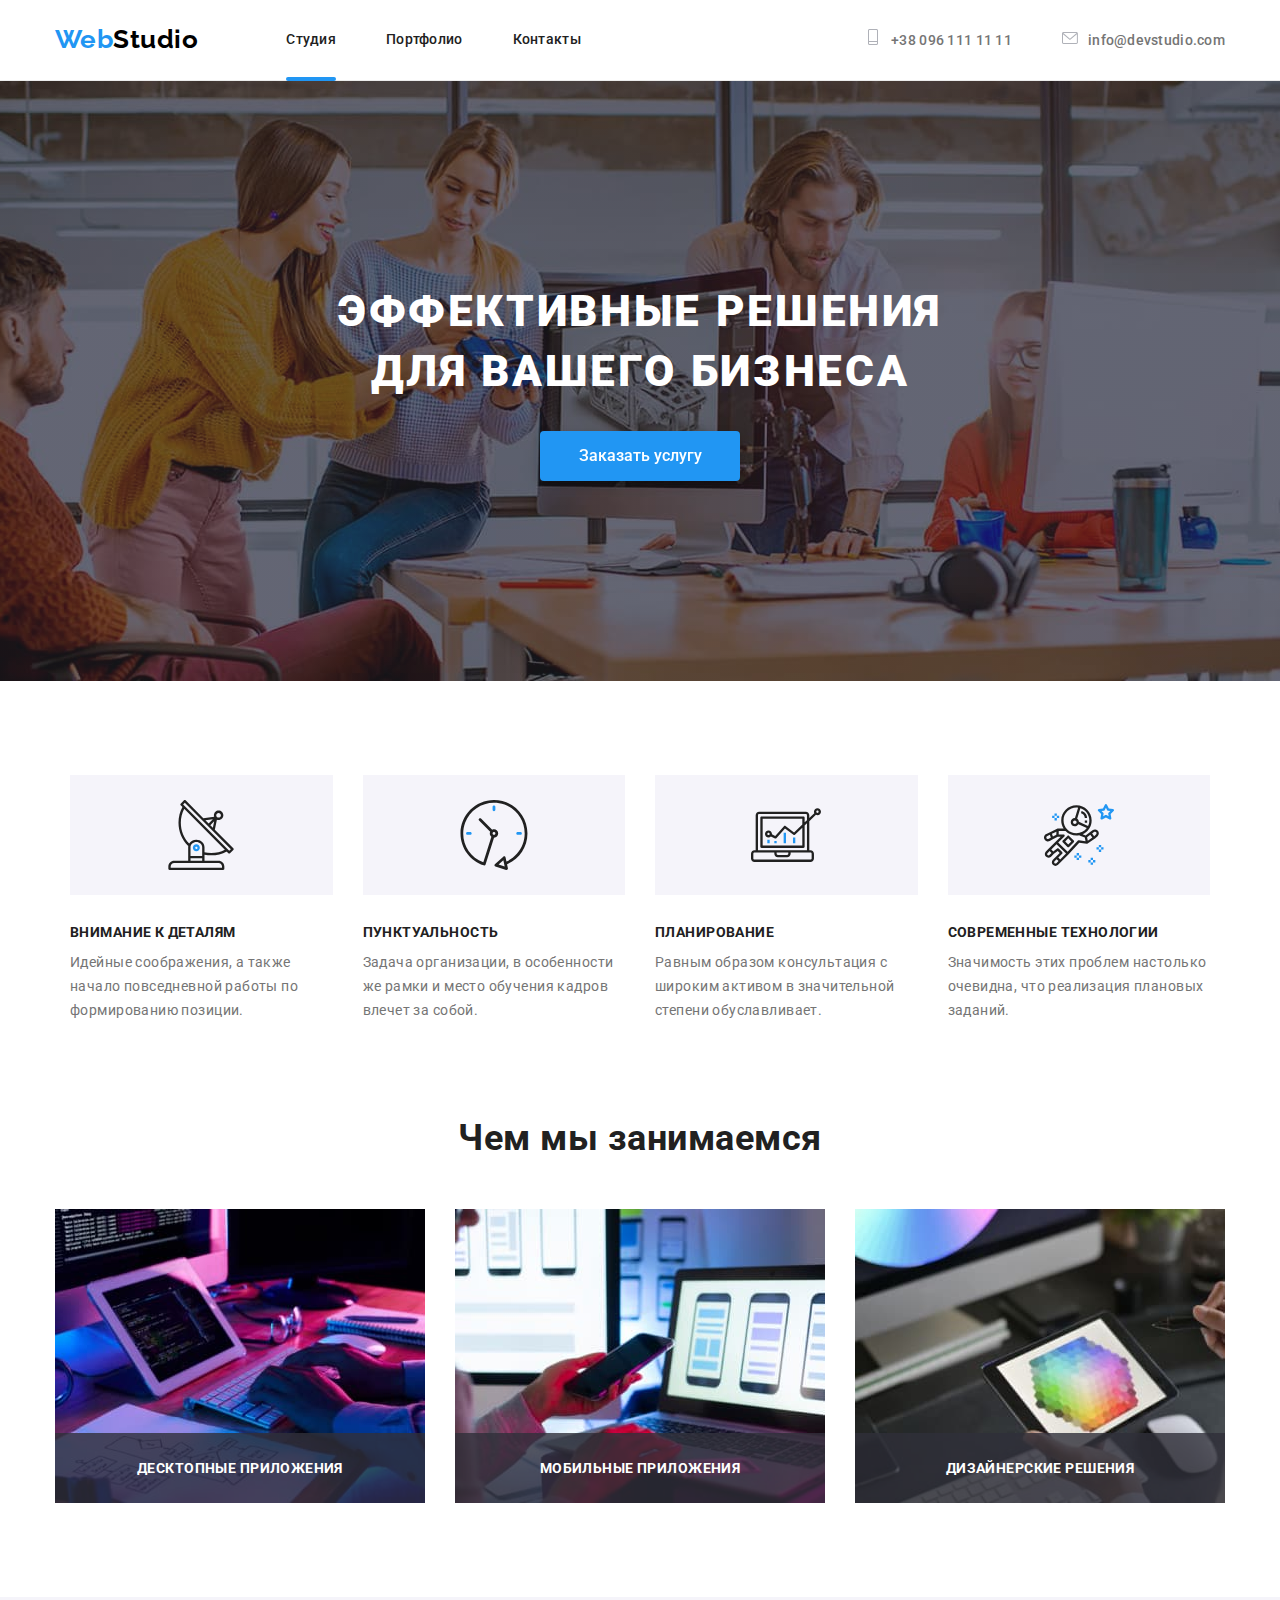
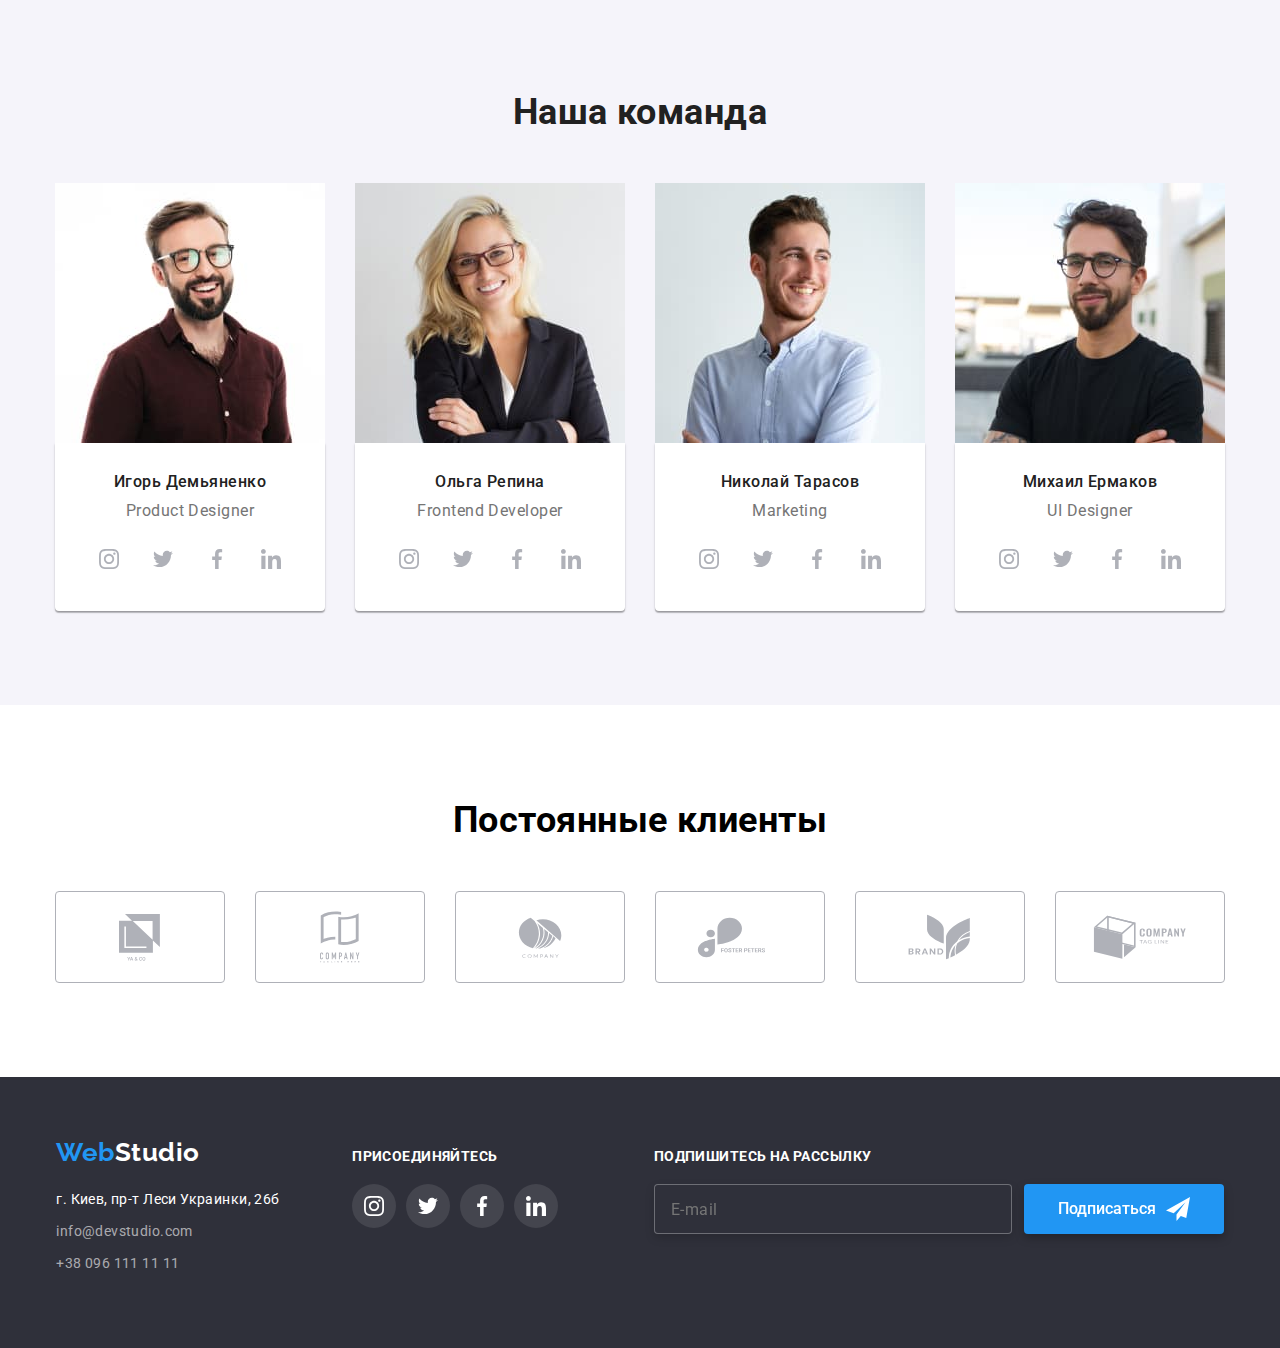
<file: index.html>
<!DOCTYPE html>
<html lang="ru">

<head>
    <meta charset="UTF-8" />
    <meta http-equiv="X-UA-Compatible" content="IE=edge" />
    <meta name="viewport" content="width=device-width, initial-scale=1.0" />

    <link rel="preconnect" href="https://fonts.googleapis.com">
    <link rel="preconnect" href="https://fonts.gstatic.com" crossorigin>
    <link
        href="https://fonts.googleapis.com/css2?family=Raleway:wght@700&family=Roboto:wght@400;500;700;900&display=swap"
        rel="stylesheet">
    <link rel="stylesheet" href="./css/main.min.css">
    <title>goit-markup-hw-08</title>
</head>

<body>
    <header class="header">
        <div class="container header__container">
            <nav class="header__nav">
                <a href="./index.html" class="logo">Web<span class="logo__header">Studio</span></a>
                <button type="button" class="menu-button" aria-expanded="true" aria-controls="menu-container"
                    data-menu-button>
                    <svg width="40" height="40" aria-label="Переключатель мобильного меню">
                        <use class="icon-cross" href="./images/icons.svg#icon-cross"></use>
                        <use class="icon-menu" href="./images/icons.svg#icon-menu"></use>
                    </svg>
                </button>

                <div class="menu-container" id="menu-container" data-menu>
                    <ul class="navigation list">
                        <li><a href="./index.html" class="link current">Студия</a></li>
                        <li><a href="./portfolio.html" class="link">Портфолио</a></li>
                        <li><a href="" class="link">Контакты</a></li>
                    </ul>

                    <div class="contacts-low">
                        <ul class="contacts list">
                            <li class="contacts__tel">
                                <a href="#tel:+380961111111" class="link-header__tel">
                                    <svg class="link-header-icon" width="10" height="16">
                                        <use href="images/icons.svg#icon-phone"></use>
                                    </svg>
                                    +38 096 111 11 11</a>
                            </li>
                            <li>
                                <a href="#mailto:info@devstudio.com" class="link-header">
                                    <svg class="link-header-icon" width="16" height="12">
                                        <use href="images/icons.svg#icon-letter"></use>
                                    </svg>
                                    info@devstudio.com</a>
                            </li>
                        </ul>
                        <ul class="menu-social list link">
                            <li class="menu-social__item"><a href="#" class="menu-social__link link ">Instagram</a></li>
                            <li class="menu-social__item"><a href="#" class="menu-social__link link ">Twitter</a></li>
                            <li class="menu-social__item"><a href="#" class="menu-social__link link ">Facebook</a></li>
                            <li class="menu-social__item"><a href="#" class="menu-social__link link ">LinkedIn</a></li>
                        </ul>
                    </div>
                </div>

            </nav>
        </div>
    </header>

    <main>

        <section class="hero">
            <div class="container hero__container">
                <h1 class="hero-title">Эффективные решения <br> для вашего бизнеса</h1>
                <button type="button" class="button-hero pointer" data-modal-open>Заказать
                    услугу</button>
            </div>
        </section>

        <section class="section features">
            <div class="container">
                <ul class="features-list list">
                    <li class="features-list__items">
                        <div class="features-list__icon">
                            <svg class="features-list__item" width="70" height="70">
                                <use href="images/icons.svg#icon-antenna"></use>
                            </svg>
                        </div>
                        <h3 class="features-list__title">Внимание к деталям</h3>
                        <p class="features-list__text">
                            Идейные соображения, а также начало повседневной работы по
                            формированию позиции.
                        </p>
                    </li>
                    <li class="features-list__items">
                        <div class="features-list__icon">
                            <svg class="features-list__item" width="70" height="70">
                                <use href="images/icons.svg#icon-clock"></use>
                            </svg>
                        </div>
                        <h3 class="features-list__title">Пунктуальность</h3>
                        <p class="features-list__text">
                            Задача организации, в особенности же рамки и место обучения кадров
                            влечет за собой.
                        </p>
                    </li>
                    <li class="features-list__items">
                        <div class="features-list__icon">
                            <svg class="features-list__item" width="70" height="70">
                                <use href="images/icons.svg#icon-diagram"></use>
                            </svg>
                        </div>
                        <h3 class="features-list__title">Планирование</h3>
                        <p class="features-list__text">
                            Равным образом консультация с широким активом в значительной
                            степени обуславливает.
                        </p>
                    </li>
                    <li class="features-list__items">
                        <div class="features-list__icon">
                            <svg class="features-list__item" width="70" height="70">
                                <use href="images/icons.svg#icon-astronaut"></use>
                            </svg>
                        </div>
                        <h3 class="features-list__title">Современные технологии</h3>
                        <p class="features-list__text">
                            Значимость этих проблем настолько очевидна, что реализация
                            плановых заданий.
                        </p>
                    </li>
                </ul>
            </div>
        </section>

        <section class="section work">
            <div class="container">
                <h2 class="work-title">Чем мы занимаемся</h2>
                <ul class="work-list list">
                    <li class="work-list__thumb">
                        <picture>
                            <source srcset="./images/index-images/what-we-do-l.jpg 1x, 
                          ./images/index-images/what-we-do-l@2x.jpg 2x" media="(min-width: 1200px)">
                            <img src="./images/index-images/what-we-do-l.jpg" alt="tablet" width="370" />
                        </picture>

                        <span class="work-list__text">Десктопные приложения</span>
                    </li>
                    <li class="work-list__thumb">
                        <picture>
                            <source srcset="./images/index-images/what-we-do-c.jpg 1x, 
                         ./images/index-images/what-we-do-c@2x.jpg 2x" media="(min-width: 1200px)">
                            <img src="./images/index-images/what-we-do-c.jpg" alt="tablet" width="370" />
                        </picture>

                        <span class="work-list__text">Мобильные приложения</span>
                    </li>
                    <li class="work-list__thumb">
                        <picture>
                            <source srcset="./images/index-images/what-we-do-r.jpg 1x, 
                                             ./images/index-images/what-we-do-r@2x.jpg 2x" media="(min-width: 1200px)">
                            <img src="./images/index-images/what-we-do-r.jpg" alt="tablet" width="370" />
                        </picture>
                        <span class="work-list__text">Дизайнерские решения</span>
                    </li>
                </ul>
            </div>
        </section>

        <section class="section team">
            <div class="container">
                <h2 class="team__title">Наша команда</h2>
                <ul class="team-list list">
                    <li class="team-list__item">
                        <picture>
                            <source srcset="./images/index-images/team1-desktop.jpg 1x, 
                                ./images/index-images/team1-desktop@2x.jpg 2x" media="(min-width: 1200px)">
                            <source srcset="./images/index-images/team1-tablet.jpg 1x, 
                                ./images/index-images/team1-tablet@2x.jpg 2x" media="(min-width: 786px)">
                            <source srcset="./images/index-images/team1-mobile.jpg 1x, 
                                ./images/index-images/team1-mobile@2x.jpg 2x" media="(min-width: 320px)">
                            <img src="./images/index-images/team1-desktop.jpg" alt="Игорь Демьяненко" />
                        </picture>
                        <div class="team__card">
                            <h3 class="team__name">Игорь Демьяненко</h3>
                            <p class="team__profession">Product Designer</p>
                            <ul class="team__social list">
                                <li class="team__item">
                                    <a class="team__link" href="">
                                        <svg class="team__social-icon" width="20" height="20">
                                            <use href="./images/icons.svg#icon-instagram"></use>
                                        </svg>
                                    </a>
                                </li>
                                <li class="team__item">
                                    <a class="team__link" href="">
                                        <svg class="team__social-icon" width="20" height="20">
                                            <use href="./images/icons.svg#icon-twitter"></use>
                                        </svg>
                                    </a>
                                </li>
                                <li class="team__item">
                                    <a class="team__link" href="">
                                        <svg class="team__social-icon" width="20" height="20">
                                            <use href="./images/icons.svg#icon-facebook"></use>
                                        </svg>
                                    </a>
                                </li>
                                <li class="team__item">
                                    <a class="team__link" href="">
                                        <svg class="team__social-icon" width="20" height="20">
                                            <use href="./images/icons.svg#icon-linkedin"></use>
                                        </svg>
                                    </a>
                                </li>
                            </ul>
                        </div>
                    </li>
                    <li class="team-list__item">
                        <picture>
                            <source srcset="./images/index-images/team2-desktop.jpg 1x, 
                                                        ./images/index-images/team2-desktop@2x.jpg 2x"
                                media="(min-width: 1200px)">
                            <source srcset="./images/index-images/team2-tablet.jpg 1x, 
                                                        ./images/index-images/team2-tablet@2x.jpg 2x"
                                media="(min-width: 786px)">
                            <source srcset="./images/index-images/team2-mobile.jpg 1x, 
                                                        ./images/index-images/team2-mobile@2x.jpg 2x"
                                media="(min-width: 320px)">
                            <img src="./images/index-images/team2-desktop.jpg" alt="Ольга Репина" />
                        </picture>

                        <div class="team__card">
                            <h3 class="team__name">Ольга Репина</h3>
                            <p class="team__profession">Frontend Developer</p>
                            <ul class="team__social list">
                                <li class="team__item">
                                    <a class="team__link" href="">
                                        <svg class="team__social-icon" width="20" height="20">
                                            <use href="./images/icons.svg#icon-instagram"></use>
                                        </svg>
                                    </a>
                                </li>
                                <li class="team__item">
                                    <a class="team__link" href="">
                                        <svg class="team__social-icon" width="20" height="20">
                                            <use href="./images/icons.svg#icon-twitter"></use>
                                        </svg>
                                    </a>
                                </li>
                                <li class="team__item">
                                    <a class="team__link" href="">
                                        <svg class="team__social-icon" width="20" height="20">
                                            <use href="./images/icons.svg#icon-facebook"></use>
                                        </svg>
                                    </a>
                                </li>
                                <li class="team__item">
                                    <a class="team__link" href="">
                                        <svg class="team__social-icon" width="20" height="20">
                                            <use href="./images/icons.svg#icon-linkedin"></use>
                                        </svg>
                                    </a>
                                </li>
                            </ul>
                        </div>
                    </li>
                    <li class="team-list__item">
                        <picture>
                            <source
                                srcset="./images/index-images/team3-desktop.jpg 1x, 
                                                                                ./images/index-images/team3-desktop@2x.jpg 2x"
                                media="(min-width: 1200px)">
                            <source
                                srcset="./images/index-images/team3-tablet.jpg 1x, 
                                                                                ./images/index-images/team3-tablet@2x.jpg 2x"
                                media="(min-width: 786px)">
                            <source
                                srcset="./images/index-images/team3-mobile.jpg 1x, 
                                                                                ./images/index-images/team3-mobile@2x.jpg 2x"
                                media="(min-width: 320px)">
                            <img src="./images/index-images/team3-desktop.jpg" alt="Николай Тарасов" />
                        </picture>

                        <div class="team__card">
                            <h3 class="team__name">Николай Тарасов</h3>
                            <p class="team__profession">Marketing</p>
                            <ul class="team__social list">
                                <li class="team__item">
                                    <a class="team__link" href="">
                                        <svg class="team__social-icon" width="20" height="20">
                                            <use href="./images/icons.svg#icon-instagram"></use>
                                        </svg>
                                    </a>
                                </li>
                                <li class="team__item">
                                    <a class="team__link" href="">
                                        <svg class="team__social-icon" width="20" height="20">
                                            <use href="./images/icons.svg#icon-twitter"></use>
                                        </svg>
                                    </a>
                                </li>
                                <li class="team__item">
                                    <a class="team__link" href="">
                                        <svg class="team__social-icon" width="20" height="20">
                                            <use href="./images/icons.svg#icon-facebook"></use>
                                        </svg>
                                    </a>
                                </li>
                                <li class="team__item">
                                    <a class="team__link" href="">
                                        <svg class="team__social-icon" width="20" height="20">
                                            <use href="./images/icons.svg#icon-linkedin"></use>
                                        </svg>
                                    </a>
                                </li>
                            </ul>
                        </div>
                    </li>
                    <li class="team-list__item">
                        <picture>
                            <source srcset="./images/index-images/team4-desktop.jpg 1x, 
                                ./images/index-images/team4-desktop@2x.jpg 2x" media="(min-width: 1200px)">
                            <source srcset="./images/index-images/team4-tablet.jpg 1x, 
                            ./images/index-images/team4-tablet@2x.jpg 2x" media="(min-width: 786px)">
                            <source srcset="./images/index-images/team4-mobile.jpg 1x, 
                               ./images/index-images/team4-mobile@2x.jpg 2x" media="(min-width: 320px)">
                            <img src="./images/index-images/team4-desktop.jpg" alt="Михаил Ермаков" />
                        </picture>

                        <div class="team__card">
                            <h3 class="team__name">Михаил Ермаков</h3>
                            <p class="team__profession">UI Designer</p>
                            <ul class="team__social list">
                                <li class="team__item">
                                    <a class="team__link" href="">
                                        <svg class="team__social-icon" width="20" height="20">
                                            <use href="./images/icons.svg#icon-instagram"></use>
                                        </svg>
                                    </a>
                                </li>
                                <li class="team__item">
                                    <a class="team__link" href="">
                                        <svg class="team__social-icon" width="20" height="20">
                                            <use href="./images/icons.svg#icon-twitter"></use>
                                        </svg>
                                    </a>
                                </li>
                                <li class="team__item">
                                    <a class="team__link" href="">
                                        <svg class="team__social-icon" width="20" height="20">
                                            <use href="./images/icons.svg#icon-facebook"></use>
                                        </svg>
                                    </a>
                                </li>
                                <li class="team__item">
                                    <a class="team__link" href="">
                                        <svg class="team__social-icon" width="20" height="20">
                                            <use href="./images/icons.svg#icon-linkedin"></use>
                                        </svg>
                                    </a>
                                </li>
                            </ul>
                        </div>
                    </li>
                </ul>
            </div>
        </section>

        <section class="section clients">
            <div class="container">
                <h2 class="clients__title">Постоянные клиенты</h2>
                <ul class="clients__list list">
                    <li class="client__item">
                        <a class="clients__link link" href="">
                            <svg class="client__icon" width="41" height="47">
                                <use href="images/icons.svg#icon-client1"></use>
                            </svg>
                        </a>
                    </li>
                    <li class="client__item">
                        <a class="clients__link link" href="">
                            <svg class="client__icon" width="40" height="52">
                                <use href="images/icons.svg#icon-client2"></use>
                            </svg>
                        </a>
                    </li>
                    <li class="client__item">
                        <a class="clients__link link" href="">
                            <svg class="client__icon" width="44" height="41">
                                <use href="images/icons.svg#icon-client3"></use>
                            </svg>
                        </a>
                    </li>
                    <li class="client__item">
                        <a class="clients__link link" href="">
                            <svg class="client__icon" width="85" height="41">
                                <use href="images/icons.svg#icon-client4"></use>
                            </svg>
                        </a>
                    </li>
                    <li class="client__item">
                        <a class="clients__link link" href="">
                            <svg class="client__icon" width="63" height="46">
                                <use href="images/icons.svg#icon-client5"></use>
                            </svg>
                        </a>
                    </li>
                    <li class="client__item">
                        <a class="clients__link link" href="">
                            <svg class="client__icon" width="94" height="44">
                                <use href="images/icons.svg#icon-client6"></use>
                            </svg>
                        </a>
                    </li>
                </ul>
            </div>
        </section>

    </main>

    <footer class="footer">
        <div class="container wrapper-footer">
            <div class="wrapper-footer__address">
                <div class="wrapper-logo-footer">
                    <a href="./index.html" class="logo-footer">Web<span class="logo__footer">Studio</span></a>
                </div>
                <address class="footer-address">
                    <ul class="footer-address-list">
                        <li><a href="https://goo.gl/maps/UP2rwTEnsWjCz4bLA" target="_blank"
                                class="link-footer-address">г.
                                Киев,
                                пр-т Леси
                                Украинки, 26б</a></li>
                        <li><a href="#mailto:info@devstudio.com"
                                class="address-mail-tel link-footer">info@devstudio.com</a>
                        </li>
                        <li><a href="#tel:+380961111111" class="address-mail-tel link-footer">+38 096 111 11 11</a></li>
                    </ul>
                </address>
            </div>
            <div class="footer__links">
                <h3 class="footer__title">присоединяйтесь</h3>
                <ul class="footer-social list">
                    <li class="footer__item">
                        <a class="footer__link" href="">
                            <svg class="footer__icon" width="20" height="20">
                                <use href="./images/icons.svg#icon-instagram"></use>
                            </svg>
                        </a>
                    </li>
                    <li class="footer__item">
                        <a class="footer__link" href="">
                            <svg class="footer__icon" width="20" height="20">
                                <use href="./images/icons.svg#icon-twitter"></use>
                            </svg>
                        </a>
                    </li>
                    <li class="footer__item">
                        <a class="footer__link" href="">
                            <svg class="footer__icon" width="20" height="20">
                                <use href="./images/icons.svg#icon-facebook"></use>
                            </svg>
                        </a>
                    </li>
                    <li class="footer__item">
                        <a class="footer__link" href="">
                            <svg class="footer__icon" width="20" height="20">
                                <use href="./images/icons.svg#icon-linkedin"></use>
                            </svg>
                        </a>
                    </li>
                </ul>
            </div>
            <div class="footer-input">
                <h3 class="footer__title">Подпишитесь на рассылку</h3>
                <form action="#" class="footer-form">
                    <div class="form-field-input">

                        <input type="text" name="footer-input-email" class="footer__area" placeholder="E-mail" required
                            minlength="2">
                        <div class="footer__field">
                            <button type="submit" class="footer__btn pointer">Подписаться
                                <svg class="footer-icon" width="24" height="24">
                                    <use href="images/icons.svg#icon-send"></use>
                                </svg>
                            </button>

                        </div>
                    </div>
                </form>
            </div>
        </div>
    </footer>

    <div class="backdrop is-hidden" data-modal>
        <div class="modal">
            <div class="modal-items">
                <button type="button" class="btn-modal-close-black pointer" data-modal-close>
                    <svg class="modal-close-black" width="18" height="18">
                        <use href="images/icons.svg#icon-modal-close-black"></use>
                    </svg>
                </button>

                <p class="modal-title">Оставьте свои данные, мы вам перезвоним</p>

                <p class="modal-title"></p>
                <form action="#" class="modal-form">
                    <div class="form-field">
                        <label for="user-name" class="form-label">Имя</label>
                        <input type="text" name="user-name" id="user-name" class="modal-input" placeholder="" required
                            minlength="2">
                        <svg class="input-icon" width="18" height="18">
                            <use href="images/icons.svg#icon-person"></use>
                        </svg>
                    </div>
                    <div class="form-field">
                        <label for="user-tel" class="form-label">Телефон</label>
                        <input type="tel" name="user-tel" id="user-tel" class="modal-input" placeholder="" required
                            pattern="">
                        <svg class="input-icon" width="18" height="18">
                            <use href="images/icons.svg#icon-phone-old"></use>
                        </svg>
                    </div>
                    <div class="form-field">
                        <label for="user-email" class="form-label">Почта</label>
                        <input type="email" name="user-email" id="user-email" class="modal-input" placeholder="">
                        <svg class="input-icon" width="18" height="18">
                            <use href="images/icons.svg#icon-email"></use>
                        </svg>
                    </div>
                    <div class="form-field">
                        <label for="user-text" class="form-label">Комментарий</label>
                        <textarea name="user-text" id="user-text" cols="30" rows="10" placeholder="Введите текст"
                            class="modal-textarea"></textarea>
                    </div>
                    <div class="policy">
                        <input type="checkbox" name="input-check" id="input-check" class="policy-check visually-hidden">
                        <label for="input-check" class="policy-text">
                            <span>
                                <svg class="policy-icon" width="16" height="15">
                                    <use href="images/icons.svg#icon-check"></use>
                                </svg>
                            </span>
                            Соглашаюсь с рассылкой и принимаю &nbsp; <a href="" class="policy-link">Условия договора</a>
                        </label>
                    </div>
                    <button type="submit" class="button-hero-modal pointer">Отправить</button>
                </form>
            </div>
        </div>
    </div>

    <script src="./modal.js"></script>
    <script src="./mobile-menu.js"></script>
</body>

</html>
</file>
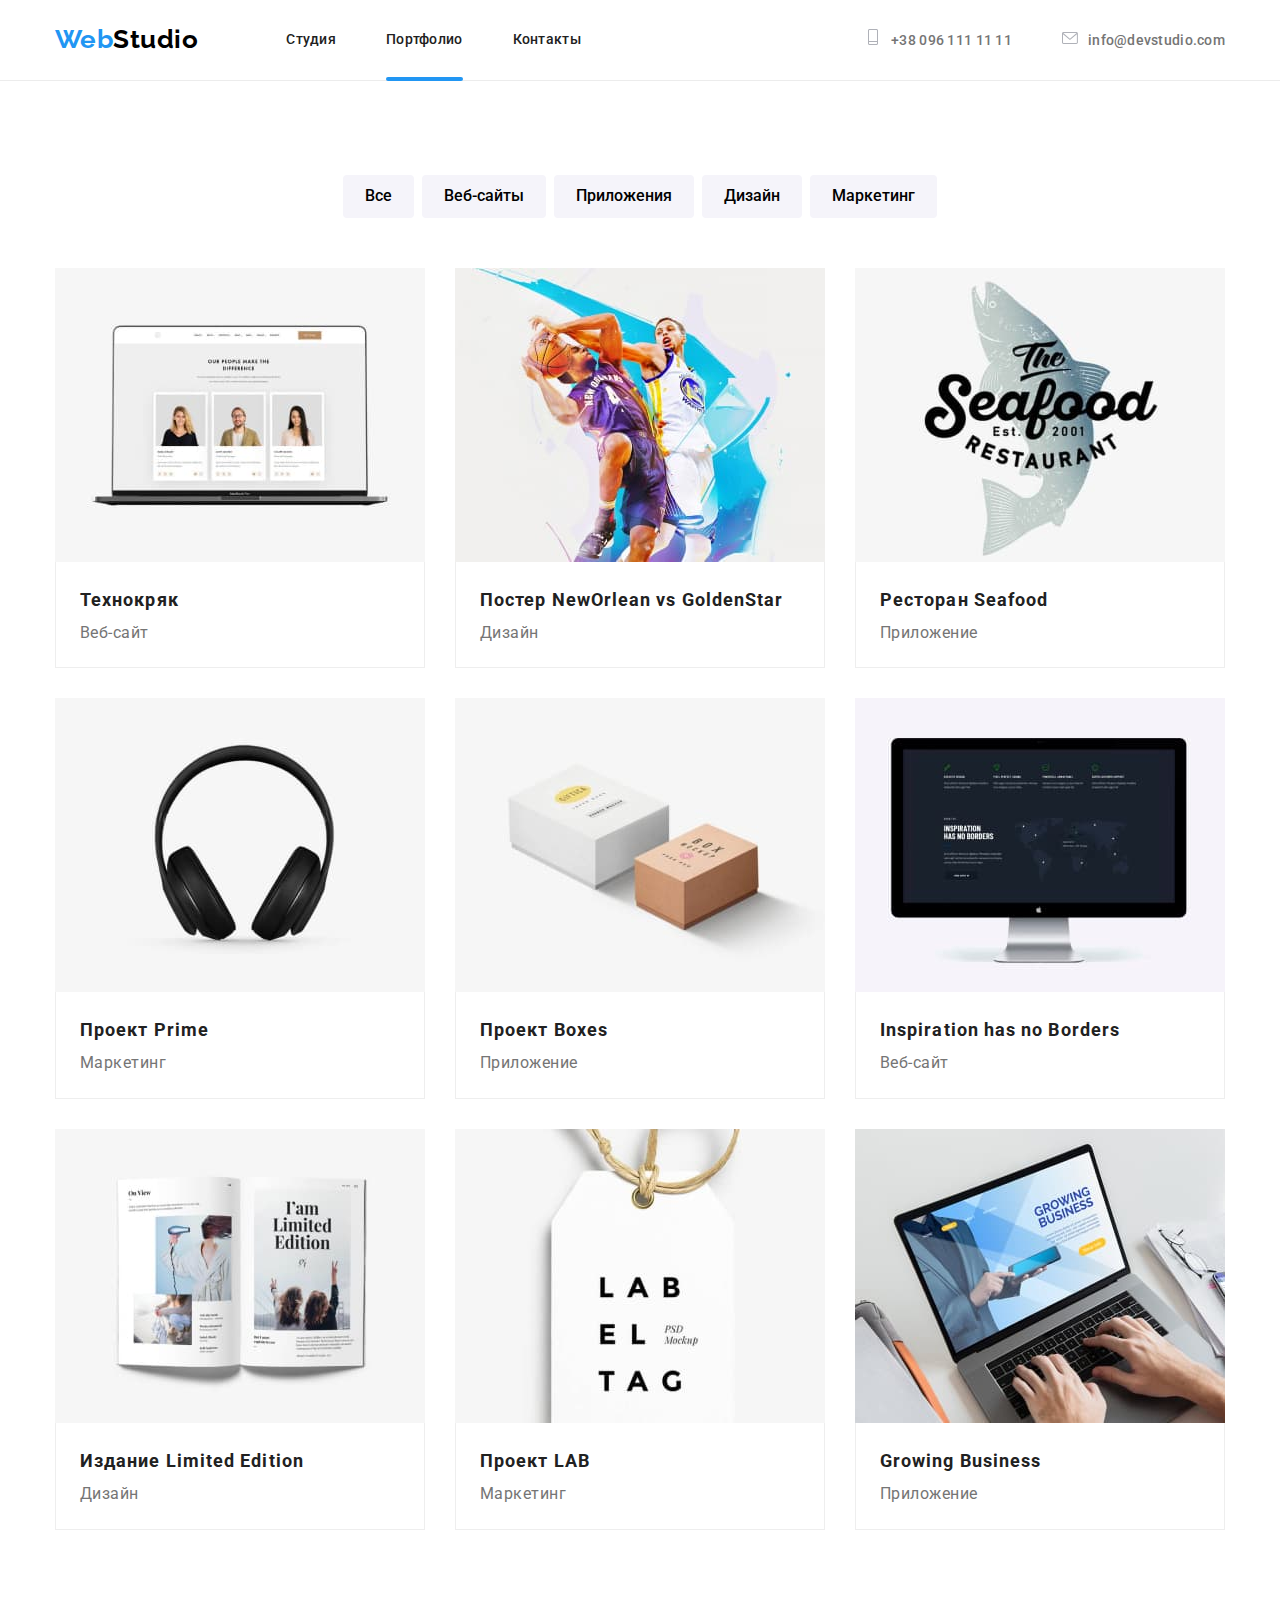
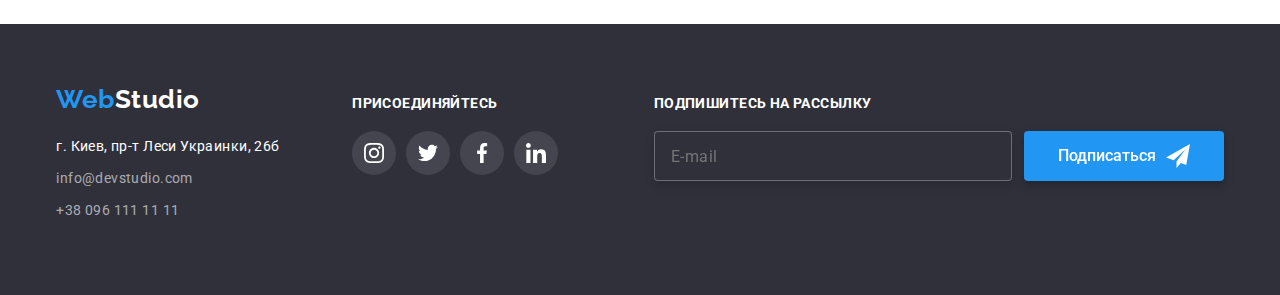
<file: portfolio.html>
<!DOCTYPE html>
<html lang="ru">

<head>
    <meta charset="UTF-8">
    <meta http-equiv="X-UA-Compatible" content="IE=edge">
    <meta name="viewport" content="width=device-width, initial-scale=1.0">

    <link rel="preconnect" href="https://fonts.googleapis.com">
    <link rel="preconnect" href="https://fonts.gstatic.com" crossorigin>
    <link
        href="https://fonts.googleapis.com/css2?family=Raleway:wght@700&family=Roboto:wght@400;500;700;900&display=swap"
        rel="stylesheet">
    <link rel="stylesheet" href="./css/main.min.css">
    <title>Portfolio</title>
</head>

    <header class="header">
        <div class="container header__container">
            <nav class="header__nav">
                <a href="./index.html" class="logo">Web<span class="logo__header">Studio</span></a>
                <button type="button" class="menu-button" aria-expanded="true" aria-controls="menu-container"
                    data-menu-button>
                    <svg width="40" height="40" aria-label="Переключатель мобильного меню">
                        <use class="icon-cross" href="./images/icons.svg#icon-cross"></use>
                        <use class="icon-menu" href="./images/icons.svg#icon-menu"></use>
                    </svg>
                </button>

                <div class="menu-container" id="menu-container" data-menu>
                    <ul class="navigation list">
                        <li><a href="./index.html" class="link ">Студия</a></li>
                        <li><a href="./portfolio.html" class="link current">Портфолио</a></li>
                        <li><a href="" class="link">Контакты</a></li>
                    </ul>

                    <div class="contacts-low">
                        <ul class="contacts list">
                            <li class="contacts__tel">
                                <a href="#tel:+380961111111" class="link-header__tel">
                                    <svg class="link-header-icon" width="10" height="16">
                                        <use href="images/icons.svg#icon-phone"></use>
                                    </svg>
                                    +38 096 111 11 11</a>
                            </li>
                            <li>
                                <a href="#mailto:info@devstudio.com" class="link-header">
                                    <svg class="link-header-icon" width="16" height="12">
                                        <use href="images/icons.svg#icon-letter"></use>
                                    </svg>
                                    info@devstudio.com</a>
                            </li>
                        </ul>
                        <ul class="menu-social list link">
                            <li class="menu-social__item"><a href="#" class="menu-social__link link ">Instagram</a></li>
                            <li class="menu-social__item"><a href="#" class="menu-social__link link ">Twitter</a></li>
                            <li class="menu-social__item"><a href="#" class="menu-social__link link ">Facebook</a></li>
                            <li class="menu-social__item"><a href="#" class="menu-social__link link ">LinkedIn</a></li>
                        </ul>
                    </div>
                </div>

            </nav>
        </div>
    </header>

    <main>
        <section class="section">
            <div class="container">
                <h1 class="visually-hidden">Portfolio</h1>
                <ul class="portfolio-buttons list">
                    <li class="portfolio-button_item"><button class="portfolio-button pointer"
                            type="button">Все</button></li>
                    <li class="portfolio-button_item"><button class="portfolio-button pointer"
                            type="button">Веб-сайты</button></li>
                    <li class="portfolio-button_item"><button class="portfolio-button pointer"
                            type="button">Приложения</button></li>
                    <li class="portfolio-button_item"><button class="portfolio-button pointer"
                            type="button">Дизайн</button></li>
                    <li class="portfolio-button_item"><button class="portfolio-button pointer"
                            type="button">Маркетинг</button></li>
                </ul>

                <ul class="gallery list">
                    <li class="gallery-item">
                        <div class="gallery-thumb">
                            <picture>
                                <source srcset="./images/portfolio-images/project1-desktop.jpg 1x, 
                                   ./images/portfolio-images/project1-desktop@2x.jpg 2x" media="(min-width: 1200px)">
                                <source srcset="./images/portfolio-images/project1-tablet.jpg 1x, 
                            ./images/portfolio-images/project1-tablet@2x.jpg 2x" media="(min-width: 786px)">
                                <source srcset="./images/portfolio-images/project1-mobile.jpg 1x, 
                               ./images/portfolio-images/project1-mobile@2x.jpg 2x" media="(min-width: 320px)">
                                <img src="./images/portfolio-images/project1-desktop.jpg" alt="img-notebook-team">
                            </picture>

                            <p class="gallery-thumb-text">
                                Технокряк это современная площадка распространения коронавируса. Компании используют эту
                                платформу для цифрового
                                шпионажа и атак на защищённые сервера конкурентов.
                            </p>
                        </div>
                        <div class="gallery-item-description">
                            <h3 class="gallery-title">Технокряк</h3>
                            <p class="gallery-text">Веб-сайт</p>
                        </div>

                    </li>

                    <li class="gallery-item">
                        <div class="gallery-thumb">
                            <picture>
                                <source srcset="./images/portfolio-images/project2-desktop.jpg 1x, 
                                                               ./images/portfolio-images/project2-desktop@2x.jpg 2x"
                                    media="(min-width: 1200px)">
                                <source srcset="./images/portfolio-images/project2-tablet.jpg 1x, 
                                                        ./images/portfolio-images/project2-tablet@2x.jpg 2x"
                                    media="(min-width: 786px)">
                                <source srcset="./images/portfolio-images/project2-mobile.jpg 1x, 
                                                           ./images/portfolio-images/project2-mobile@2x.jpg 2x"
                                    media="(min-width: 320px)">
                                <img src="./images/portfolio-images/project2-desktop.jpg" alt="img-notebook-team">
                            </picture>

                            <p class="gallery-thumb-text">
                                Технокряк это современная площадка распространения коронавируса. Компании используют эту
                                платформу для цифрового
                                шпионажа и атак на защищённые сервера конкурентов.
                            </p>
                        </div>
                        <div class="gallery-item-description">
                            <h3 class="gallery-title">Постер NewOrlean vs GoldenStar</h3>
                            <p class="gallery-text">Дизайн</p>
                        </div>
                    </li>
                    <li class="gallery-item">
                        <div class="gallery-thumb">
                            <picture>
                                <source srcset="./images/portfolio-images/project3-desktop.jpg 1x, 
                                  ./images/portfolio-images/project3-desktop@2x.jpg 2x" media="(min-width: 1200px)">
                                <source srcset="./images/portfolio-images/project3-tablet.jpg 1x, 
                                 ./images/portfolio-images/project3-tablet@2x.jpg 2x" media="(min-width: 786px)">
                                <source srcset="./images/portfolio-images/project3-mobile.jpg 1x, 
                                ./images/portfolio-images/project3-mobile@2x.jpg 2x" media="(min-width: 320px)">
                                <img src="./images/portfolio-images/project3-desktop.jpg" alt="img-notebook-team">
                            </picture>

                            <p class="gallery-thumb-text">
                                Технокряк это современная площадка распространения коронавируса. Компании используют эту
                                платформу для цифрового
                                шпионажа и атак на защищённые сервера конкурентов.
                            </p>
                        </div>
                        <div class="gallery-item-description">
                            <h3 class="gallery-title">Ресторан Seafood</h3>
                            <p class="gallery-text">Приложение</p>
                        </div>
                    </li>
                    <li class="gallery-item">
                        <div class="gallery-thumb">
                            <picture>
                                <source srcset="./images/portfolio-images/project4-desktop.jpg 1x, 
                                                              ./images/portfolio-images/project4-desktop@2x.jpg 2x"
                                    media="(min-width: 1200px)">
                                <source srcset="./images/portfolio-images/project4-tablet.jpg 1x, 
                                                             ./images/portfolio-images/project4-tablet@2x.jpg 2x"
                                    media="(min-width: 786px)">
                                <source srcset="./images/portfolio-images/project4-mobile.jpg 1x, 
                                                            ./images/portfolio-images/project4-mobile@2x.jpg 2x"
                                    media="(min-width: 320px)">
                                <img src="./images/portfolio-images/project4-desktop.jpg" alt="img-notebook-team">
                            </picture>
                            <p class="gallery-thumb-text">
                                Технокряк это современная площадка распространения коронавируса. Компании используют эту
                                платформу для цифрового
                                шпионажа и атак на защищённые сервера конкурентов.
                            </p>
                        </div>
                        <div class="gallery-item-description">
                            <h3 class="gallery-title">Проект Prime</h3>
                            <p class="gallery-text">Маркетинг</p>
                        </div>
                    </li>
                    <li class="gallery-item">
                        <div class="gallery-thumb">
                            <picture>
                                <source srcset="./images/portfolio-images/project5-desktop.jpg 1x, 
                                                              ./images/portfolio-images/project5-desktop@2x.jpg 2x"
                                    media="(min-width: 1200px)">
                                <source srcset="./images/portfolio-images/project5-tablet.jpg 1x, 
                                                             ./images/portfolio-images/project5-tablet@2x.jpg 2x"
                                    media="(min-width: 786px)">
                                <source srcset="./images/portfolio-images/project5-mobile.jpg 1x, 
                                                            ./images/portfolio-images/project5-mobile@2x.jpg 2x"
                                    media="(min-width: 320px)">
                                <img src="./images/portfolio-images/project5-desktop.jpg" alt="img-notebook-team">
                            </picture>
                            <p class="gallery-thumb-text">
                                Технокряк это современная площадка распространения коронавируса. Компании используют эту
                                платформу для цифрового
                                шпионажа и атак на защищённые сервера конкурентов.
                            </p>
                        </div>
                        <div class="gallery-item-description">
                            <h3 class="gallery-title">Проект Boxes</h3>
                            <p class="gallery-text">Приложение</p>
                        </div>
                    </li>
                    <li class="gallery-item">
                        <div class="gallery-thumb">
                            <picture>
                                <source srcset="./images/portfolio-images/project6-desktop.jpg 1x, 
                                                          ./images/portfolio-images/project6-desktop@2x.jpg 2x"
                                    media="(min-width: 1200px)">
                                <source srcset="./images/portfolio-images/project6-tablet.jpg 1x, 
                                                         ./images/portfolio-images/project6-tablet@2x.jpg 2x"
                                    media="(min-width: 786px)">
                                <source srcset="./images/portfolio-images/project6-mobile.jpg 1x, 
                                                        ./images/portfolio-images/project6-mobile@2x.jpg 2x"
                                    media="(min-width: 320px)">
                                <img src="./images/portfolio-images/project6-desktop.jpg" alt="img-notebook-team">
                            </picture>
                            <p class="gallery-thumb-text">
                                Технокряк это современная площадка распространения коронавируса. Компании используют эту
                                платформу для цифрового
                                шпионажа и атак на защищённые сервера конкурентов.
                            </p>
                        </div>
                        <div class="gallery-item-description">
                            <h3 class="gallery-title">Inspiration has no Borders</h3>
                            <p class="gallery-text">Веб-сайт</p>
                        </div>
                    </li>
                    <li class="gallery-item">
                        <div class="gallery-thumb">
                            <picture>
                                <source srcset="./images/portfolio-images/project7-desktop.jpg 1x, 
                                                          ./images/portfolio-images/project7-desktop@2x.jpg 2x"
                                    media="(min-width: 1200px)">
                                <source srcset="./images/portfolio-images/project7-tablet.jpg 1x, 
                                                         ./images/portfolio-images/project7-tablet@2x.jpg 2x"
                                    media="(min-width: 786px)">
                                <source srcset="./images/portfolio-images/project7-mobile.jpg 1x, 
                                                        ./images/portfolio-images/project7-mobile@2x.jpg 2x"
                                    media="(min-width: 320px)">
                                <img src="./images/portfolio-images/project7-desktop.jpg" alt="img-notebook-team">
                            </picture>
                            <p class="gallery-thumb-text">
                                Технокряк это современная площадка распространения коронавируса. Компании используют эту
                                платформу для цифрового
                                шпионажа и атак на защищённые сервера конкурентов.
                            </p>
                        </div>
                        <div class="gallery-item-description">
                            <h3 class="gallery-title">Издание Limited Edition</h3>
                            <p class="gallery-text">Дизайн</p>
                        </div>
                    </li>
                    <li class="gallery-item">
                        <div class="gallery-thumb">
                            <picture>
                                <source srcset="./images/portfolio-images/project8-desktop.jpg 1x, 
                                                              ./images/portfolio-images/project8-desktop@2x.jpg 2x"
                                    media="(min-width: 1200px)">
                                <source srcset="./images/portfolio-images/project8-tablet.jpg 1x, 
                                                             ./images/portfolio-images/project8-tablet@2x.jpg 2x"
                                    media="(min-width: 786px)">
                                <source srcset="./images/portfolio-images/project8-mobile.jpg 1x, 
                                                            ./images/portfolio-images/project8-mobile@2x.jpg 2x"
                                    media="(min-width: 320px)">
                                <img src="./images/portfolio-images/project8-desktop.jpg" alt="img-notebook-team">
                            </picture>
                            <p class="gallery-thumb-text">
                                Технокряк это современная площадка распространения коронавируса. Компании используют эту
                                платформу для цифрового
                                шпионажа и атак на защищённые сервера конкурентов.
                            </p>
                        </div>
                        <div class="gallery-item-description">
                            <h3 class="gallery-title">Проект LAB</h3>
                            <p class="gallery-text">Маркетинг</p>
                        </div>
                    </li>
                    <li class="gallery-item">
                        <div class="gallery-thumb">
                            <picture>
                                <source srcset="./images/portfolio-images/project9-desktop.jpg 1x, 
                                                              ./images/portfolio-images/project9-desktop@2x.jpg 2x"
                                    media="(min-width: 1200px)">
                                <source srcset="./images/portfolio-images/project9-tablet.jpg 1x, 
                                                             ./images/portfolio-images/project9-tablet@2x.jpg 2x"
                                    media="(min-width: 786px)">
                                <source srcset="./images/portfolio-images/project9-mobile.jpg 1x, 
                                                            ./images/portfolio-images/project9-mobile@2x.jpg 2x"
                                    media="(min-width: 320px)">
                                <img src="./images/portfolio-images/project9-desktop.jpg" alt="img-notebook-team">
                            </picture>
                            <p class="gallery-thumb-text">
                                Технокряк это современная площадка распространения коронавируса. Компании используют эту
                                платформу для цифрового
                                шпионажа и атак на защищённые сервера конкурентов.
                            </p>
                        </div>
                        <div class="gallery-item-description">
                            <h3 class="gallery-title">Growing Business</h3>
                            <p class="gallery-text">Приложение</p>
                        </div>
                    </li>
                </ul>
            </div>
        </section>
    </main>

    <footer class="footer">
        <div class="container wrapper-footer">
            <div class="wrapper-footer__address">
                <div class="wrapper-logo-footer">
                    <a href="./index.html" class="logo-footer">Web<span class="logo__footer">Studio</span></a>
                </div>
                <address class="footer-address">
                    <ul class="footer-address-list">
                        <li><a href="https://goo.gl/maps/UP2rwTEnsWjCz4bLA" target="_blank"
                                class="link-footer-address">г.
                                Киев,
                                пр-т Леси
                                Украинки, 26б</a></li>
                        <li><a href="#mailto:info@devstudio.com"
                                class="address-mail-tel link-footer">info@devstudio.com</a>
                        </li>
                        <li><a href="#tel:+380961111111" class="address-mail-tel link-footer">+38 096 111 11 11</a></li>
                    </ul>
                </address>
            </div>
            <div class="footer__links">
                <h3 class="footer__title">присоединяйтесь</h3>
                <ul class="footer-social list">
                    <li class="footer__item">
                        <a class="footer__link" href="">
                            <svg class="footer__icon" width="20" height="20">
                                <use href="./images/icons.svg#icon-instagram"></use>
                            </svg>
                        </a>
                    </li>
                    <li class="footer__item">
                        <a class="footer__link" href="">
                            <svg class="footer__icon" width="20" height="20">
                                <use href="./images/icons.svg#icon-twitter"></use>
                            </svg>
                        </a>
                    </li>
                    <li class="footer__item">
                        <a class="footer__link" href="">
                            <svg class="footer__icon" width="20" height="20">
                                <use href="./images/icons.svg#icon-facebook"></use>
                            </svg>
                        </a>
                    </li>
                    <li class="footer__item">
                        <a class="footer__link" href="">
                            <svg class="footer__icon" width="20" height="20">
                                <use href="./images/icons.svg#icon-linkedin"></use>
                            </svg>
                        </a>
                    </li>
                </ul>
            </div>
            <div class="footer-input">
                <h3 class="footer__title">Подпишитесь на рассылку</h3>
                <form action="#" class="footer-form">
                    <div class="form-field-input">

                        <input type="text" name="footer-input-email" class="footer__area" placeholder="E-mail" required
                            minlength="2">
                        <div class="footer__field">
                            <button type="submit" class="footer__btn pointer">Подписаться
                                <svg class="footer-icon" width="24" height="24">
                                    <use href="images/icons.svg#icon-send"></use>
                                </svg>
                            </button>

                        </div>
                    </div>
                </form>
            </div>
        </div>
    </footer>

    <script src="./modal.js"></script>
    <script src="./mobile-menu.js"></script>
</body>

</html>
</file>
<file: css/main.min.css>
/*! modern-normalize v1.1.0 | MIT License | https://github.com/sindresorhus/modern-normalize */*,::before,::after{box-sizing:border-box}html{line-height:1.15;-webkit-text-size-adjust:100%;-moz-tab-size:4;tab-size:4}body{margin:0;font-family:system-ui,-apple-system,"Segoe UI",Roboto,Helvetica,Arial,sans-serif,"Apple Color Emoji","Segoe UI Emoji"}hr{height:0;color:inherit}abbr[title]{text-decoration:underline dotted}b,strong{font-weight:bolder}code,kbd,samp,pre{font-family:ui-monospace, SFMono-Regular, Consolas, "Liberation Mono", Menlo, monospace;font-size:1em}small{font-size:80%}sub,sup{font-size:75%;line-height:0;position:relative;vertical-align:baseline}sub{bottom:-0.25em}sup{top:-0.5em}table{text-indent:0;border-color:inherit}button,input,optgroup,select,textarea{font-family:inherit;font-size:100%;line-height:1.15;margin:0}button,select{text-transform:none}button,[type="button"],[type="reset"],[type="submit"]{-webkit-appearance:button}::-moz-focus-inner{border-style:none;padding:0}:-moz-focusring{outline:1px dotted ButtonText}:-moz-ui-invalid{box-shadow:none}legend{padding:0}progress{vertical-align:baseline}::-webkit-inner-spin-button,::-webkit-outer-spin-button{height:auto}[type="search"]{-webkit-appearance:textfield;outline-offset:-2px}::-webkit-search-decoration{-webkit-appearance:none}::-webkit-file-upload-button{-webkit-appearance:button;font:inherit}summary{display:list-item}:root{--primary-text-color: #212121;--text-color: #757575;--color-bg-blue: #2196f3;--color-logo-title: #000000;--color-bg-white: #ffffff;--secondary-background: #f5f4fa;--color-bg-hero-footer: #2f303a;--address-color-mail-tel: rgba(255, 255, 255, 0.6);--icons: #afb1b8;--color-hover: #188ce8}h1,h2,h3,h4,h5,h6,ul,p{padding:0;margin:0}img{display:block;max-width:100%;height:auto}.list{list-style:none}html{box-sizing:border-box}*,*::before,*::after{box-sizing:inherit}body{background-color:var(--color-bg-white);color:var(--primary-text-color);font-family:Roboto, sans-serif;letter-spacing:0.03em}body.modal-open{overflow:hidden}.section{padding:60px 0}@media screen and (min-width: 768px){.section{padding:60px 0}}@media screen and (min-width: 1200px){.section{padding:94px 0}}.link{color:var(--primary-text-color);font-style:normal;font-weight:500;font-size:14px;line-height:1.14;letter-spacing:0.02em;text-decoration:none;transition-property:color;transition-duration:250ms;transition-timing-function:cubic-bezier(0.4, 0, 0.2, 1);outline:none}.link:hover,.link:focus{color:var(--color-bg-blue)}.pointer{cursor:pointer}.visually-hidden{position:absolute;white-space:nowrap;width:1px;height:1px;overflow:hidden;border:0;padding:0;clip:rect(0 0 0 0);clip-path:inset(50%);margin:-1px}.container{margin:0 auto;padding:0 15px}@media screen and (min-width: 480px){.container{width:480px}}@media screen and (min-width: 768px){.container{width:768px}}@media screen and (min-width: 1200px){.container{width:1200px}}.logo{color:var(--color-bg-blue);font-family:Raleway, cursive;font-weight:700;font-size:26px;line-height:1.2;text-decoration:none}.logo__header{color:var(--color-logo-title);font-family:Raleway, cursive;font-weight:700;font-size:26px;line-height:1.2}.logo__footer{color:var(--color-bg-white);font-family:Raleway, cursive;font-weight:700;font-size:26px;line-height:1.2}.navigation{text-align:start}@media screen and (min-width: 768px){.navigation{display:flex;align-items:center;margin-left:88px}.navigation li:not(:last-child){margin-right:50px}}@media screen and (max-width: 767px){.navigation li:not(:last-child){margin-bottom:32px}}@media screen and (max-width: 767px){.navigation .link{font-weight:500;font-size:40px;line-height:47px;letter-spacing:0.02em}}.navigation .current{position:relative}@media screen and (max-width: 767px){.navigation .current{color:var(--color-bg-blue)}}@media screen and (min-width: 768px){.navigation .current:after{position:absolute;content:"";display:block;width:100%;height:4px;border-radius:2px;margin-top:28px;background-color:var(--color-bg-blue)}}.link-header{color:var(--text-color);font-weight:500;font-size:24px;line-height:1.14;letter-spacing:0.02em;text-decoration:none;height:100%;transition-duration:250ms;transition-timing-function:cubic-bezier(0.4, 0, 0.2, 1)}.link-header:hover,.link-header:focus{color:var(--color-bg-blue)}.link-header:hover svg,.link-header:focus svg{fill:var(--color-bg-blue)}.link-header-icon{margin-right:10px;fill:var(--icons)}@media screen and (min-width: 768px){.link-header{font-size:12px;line-height:14px;display:flex}}@media screen and (min-width: 1200px){.link-header{font-size:14px;line-height:16px}}.contacts{text-align:start}@media screen and (max-width: 767px){.contacts{margin-bottom:64px}}@media screen and (max-width: 767px){.contacts li:not(:last-child){margin-bottom:32px}}@media screen and (max-width: 767px){.contacts svg{display:none}}@media screen and (min-width: 768px) and (max-width: 1199px){.contacts li:nth-child(1){margin-bottom:10px}}@media screen and (min-width: 1200px){.contacts{display:flex;align-items:center;margin-left:auto}.contacts li:not(:first-child){margin-left:50px}}.contacts .link,.contacts .link:visited{color:var(--text-color);font-weight:500;font-size:14px;line-height:1.14}@media screen and (max-width: 767px){.link-header__tel{font-weight:500;font-size:34px;line-height:40px;letter-spacing:0.02em;color:#2196f3;text-decoration:none}}@media screen and (min-width: 768px){.link-header__tel{font-size:12px;line-height:14px;color:var(--text-color);font-weight:500;font-size:12px;line-height:14px;letter-spacing:0.02em;text-decoration:none;height:100%;transition-duration:250ms;transition-timing-function:cubic-bezier(0.4, 0, 0.2, 1)}.link-header__tel:hover,.link-header__tel:focus{color:var(--color-bg-blue)}.link-header__tel:hover svg,.link-header__tel:focus svg{fill:var(--color-bg-blue)}.link-header__tel-icon{margin-right:10px;fill:var(--icons)}}@media screen and (min-width: 1200px){.link-header__tel{font-size:14px;line-height:16px}}.menu-social{display:none}@media screen and (max-width: 767px){.menu-social{display:flex;font-weight:500;font-size:18px;line-height:22px;letter-spacing:0.02em;color:#2196f3}.menu-social li:not(:last-child){margin-right:20px}}.menu-social li a,.menu-social li a:visited{font-weight:500;font-size:18px;line-height:22px;letter-spacing:0.02em;color:#2196f3}.menu-social li a:hover,.menu-social li a:active{color:red}@media screen and (min-width: 768px){.contacts-low{margin-left:auto}}.form-field-input{display:flex;align-items:center;flex-direction:column}@media screen and (min-width: 1200px){.form-field-input{flex-direction:row;align-items:flex-start}}.footer__area{height:50px;background-color:var(--color-bg-hero-footer);border:1px solid rgba(255,255,255,0.3);box-sizing:border-box;filter:drop-shadow(0px 4px 4px rgba(0,0,0,0.15));border-radius:4px;font-size:16px;line-height:20px;letter-spacing:0.03em;color:rgba(255,255,255,0.6);width:100%;margin-bottom:20px;padding-left:16px}.footer__area:checked{border-color:var(--color-bg-blue)}@media screen and (min-width: 768px){.footer__area{width:450px;margin-bottom:20px;padding-left:16px}}@media screen and (min-width: 1200px){.footer__area{width:358px;margin-right:12px;padding-left:16px}}.footer-icon{margin-left:10px}.footer__btn{display:flex;justify-content:center;align-items:center;position:relative;background:var(--color-bg-blue);color:var(--color-bg-white);font-weight:500;font-size:16px;line-height:1.9;filter:drop-shadow(0px 4px 4px rgba(0,0,0,0.25));border-radius:4px;border:none;width:200px;height:50px;padding:10px 28px;transition-duration:250ms;transition-timing-function:cubic-bezier(0.4, 0, 0.2, 1)}.backdrop{position:fixed;top:0;left:0;width:100vw;height:100vh;background-color:rgba(0,0,0,0.2);z-index:1;transition:opacity 250ms, visibility 250ms;overflow-y:scroll}.backdrop.is-hidden .modal{transform:scale(2) rotate(180deg)}.modal{position:absolute;top:50%;left:50%;transform:translate(-50%, -50%) scale(1) rotate(0deg);width:90%;min-height:581px;border-radius:4px;background-color:var(--color-bg-white);padding:40px;transition:transform 250ms}.modal-title{color:var(--primary-text-color);font-weight:700;font-size:20px;line-height:23px;text-align:center;letter-spacing:0.03em;margin-bottom:12px}.modal-input{width:100%;height:40px;border:1px solid rgba(33,33,33,0.2);box-sizing:border-box;border-radius:4px;padding-left:42px;outline:none}.modal-input:focus{border-color:var(--color-bg-blue)}.modal-textarea{font-size:12px;line-height:14px;letter-spacing:0.01em;border:1px solid rgba(33,33,33,0.2);box-sizing:border-box;border-radius:4px;width:100%;height:120px;padding:12px 16px;resize:none;outline:none}.modal-textarea:focus{border-color:var(--color-bg-blue)}@media screen and (min-width: 480px){.modal{max-width:450px;font-size:12px;line-height:14px;letter-spacing:0.03em}}@media screen and (min-width: 1200px){.modal{max-width:528px}}.btn-modal-close-black{position:absolute;top:8px;right:8px;width:30px;height:30px;border-radius:50%;background-color:transparent;border:1px solid rgba(0,0,0,0.1);display:flex;justify-content:center;align-items:center}.btn-modal-close-black:hover .modal-close-black,.btn-modal-close-black:focus .modal-close-black{fill:var(--color-bg-blue)}.is-hidden{opacity:0;visibility:none;pointer-events:none}.button-hero-modal{display:block;background:var(--color-bg-blue);color:var(--color-bg-white);font-weight:500;font-size:16px;line-height:1.9;filter:drop-shadow(0px 4px 4px rgba(0,0,0,0.25));border-radius:4px;border:none;width:200px;height:50px;margin:0 auto;padding:10px 32px;transition-duration:250ms;transition-timing-function:cubic-bezier(0.4, 0, 0.2, 1)}.button-hero-modal:hover,.button-hero-modal:focus{background:var(--color-hover)}.form-field{margin-bottom:10px}.form-field{position:relative}.form-field:last-child{margin-bottom:20px}.form-label{display:flex;font-size:12px;line-height:14px;letter-spacing:0.01em;color:var(--text-color);margin-bottom:4px}.input-icon{position:absolute;left:15px;top:50%}.modal-input:focus+.input-icon{fill:var(--color-bg-blue)}.policy{display:flex;justify-content:center;align-items:center;margin:0 auto 30px}.policy-check{display:block;align-items:flex-end}.policy-icon{fill:transparent}.policy-text{display:flex;align-items:center;font-size:12px;line-height:14px;letter-spacing:0.03em;color:var(--text-color)}@media screen and (min-width: 1200px){.policy-text{font-size:14px;line-height:24px}}.policy-text span{width:16px;height:15px;border:2px solid #000000;border-radius:2px;margin-right:8px;display:flex;justify-content:center;align-items:center}.policy-icon{fill:transparent}.policy-link{font-size:12px;line-height:14px;letter-spacing:0.03em;text-decoration-line:underline;color:var(--color-bg-blue)}@media screen and (min-width: 1200px){.policy-link{font-size:14px;line-height:24px}}.policy-check:checked+.policy-text span{background-color:var(--color-bg-blue);border:none}.policy-check:checked+.policy-text .policy-icon{width:13px;height:10px;fill:var(--color-bg-white)}.container{margin:0 auto;padding:0 15px}@media screen and (min-width: 480px){.container{width:480px}}@media screen and (min-width: 768px){.container{width:768px}}@media screen and (min-width: 1200px){.container{width:1200px}}.header{background:var(--color-bg-white);border-bottom:1px solid #ececec}@media screen and (min-width: 480px){.header{padding:10px 0}}@media screen and (min-width: 768px){.header{padding:21px 0}}@media screen and (min-width: 1200px){.header{padding-top:24px;padding-bottom:25px}}.header__container{position:relative}@media screen and (min-width: 768px){.header__container{display:flex;justify-content:space-between;vertical-align:middle}}@media screen and (min-width: 768px){.header__nav{width:100%;display:flex;align-items:center}}.hero{max-width:1600px;background:var(--color-bg-hero-footer);color:var(--color-bg-white);background-repeat:no-repeat;background-position:center;background-size:cover;flex-grow:1;background-image:linear-gradient(rgba(47,48,58,0.4), rgba(47,48,58,0.4)),url(../images/index-images/bg-mobile.jpg);padding:118px 0}@media (min-device-pixel-ratio: 2), (min-resolution: 192dpi), (min-resolution: 2dppx){.hero{background-image:linear-gradient(rgba(47,48,58,0.4), rgba(47,48,58,0.4)),url(../images/index-images/bg-mobile@2x.jpg)}}@media screen and (min-width: 768px){.hero{background-image:linear-gradient(rgba(47,48,58,0.4), rgba(47,48,58,0.4)),url(../images/index-images/bg-tablet.jpg)}}@media screen and (min-width: 768px) and (min-device-pixel-ratio: 2), screen and (min-width: 768px) and (min-resolution: 192dpi), screen and (min-width: 768px) and (min-resolution: 2dppx){.hero{background-image:linear-gradient(rgba(47,48,58,0.4), rgba(47,48,58,0.4)),url(../images/index-images/bg-tablet@2x.jpg)}}@media screen and (min-width: 1200px){.hero{background-image:linear-gradient(rgba(47,48,58,0.4), rgba(47,48,58,0.4)),url(../images/index-images/bg-desktop.jpg)}}@media screen and (min-width: 1200px) and (min-device-pixel-ratio: 2), screen and (min-width: 1200px) and (min-resolution: 192dpi), screen and (min-width: 1200px) and (min-resolution: 2dppx){.hero{background-image:linear-gradient(rgba(47,48,58,0.4), rgba(47,48,58,0.4)),url(../images/index-images/bg-desktop@2x.jpg)}}.hero__container{text-align:center;max-width:1600px;margin:0 auto}.hero-title{font-weight:900;font-size:26px;line-height:42px;text-align:center;letter-spacing:0.06em;text-transform:uppercase;margin:0 auto 30px}@media screen and (min-width: 1200px){.hero-title{font-size:44px;line-height:60px}}@media screen and (min-width: 480px){.hero{padding:118px 0}}@media screen and (min-width: 1200px){.hero{padding:200px 0}}.hero .button-hero{background:var(--color-bg-blue);color:var(--color-bg-white);font-weight:500;font-size:16px;line-height:1.9;filter:drop-shadow(0px 4px 4px rgba(0,0,0,0.25));border-radius:4px;border:none;width:200px;height:50px;padding:10px 32px;transition-duration:250ms;transition-timing-function:cubic-bezier(0.4, 0, 0.2, 1)}.hero .button-hero:hover,.hero .button-hero:focus{background:var(--color-hover)}.features{background:var(--color-bg-white);padding-bottom:47px}.features-list{display:flex;flex-wrap:wrap}.features-list__items{margin:0 auto 30px;width:calc(100% / 1 - 30px)}.features-list__items:nth-last-child(-n+1){margin-bottom:0}@media screen and (min-width: 768px){.features-list__items{width:calc(100% / 2 - 30px)}.features-list__items:nth-last-child(-n+2){margin-bottom:0}}@media screen and (min-width: 1200px){.features-list__items{width:calc(100% / 4 - 30px)}.features-list__items:nth-last-child(-n+4){margin-bottom:0}}.features-list__icon{background-color:var(--secondary-background);width:100%;height:120px;display:flex;justify-content:center;align-items:center;margin-bottom:30px}.features-list__icon-item{fill:var(--primary-text-color)}.features-list__title{font-weight:700;font-size:14px;line-height:1.14;letter-spacing:0.03em;text-transform:uppercase;margin-bottom:10px}@media screen and (max-width: 767px){.features-list__title{text-align:center}}.features-list__text{color:var(--text-color);font-size:14px;line-height:1.71;letter-spacing:0.03em;width:100%}.team{background:var(--secondary-background)}.team__title{text-align:center;font-size:28px;line-height:33px;font-weight:700;margin-bottom:30px}@media screen and (min-width: 768px){.team__title{font-size:28px;line-height:33px;font-weight:700;margin-bottom:30px}}@media screen and (min-width: 1200px){.team__title{font-size:36px;line-height:1.17;font-weight:700;margin-bottom:50px}}@media screen and (min-width: 768px){.team-list{display:flex;flex-wrap:wrap;margin-left:-30px}}.team .team-list__item{margin:0 auto}@media screen and (max-width: 767px){.team .team-list__item:nth-child(-n+3){margin-bottom:30px}}@media screen and (min-width: 768px){.team .team-list__item{width:calc(100% / 2 - 30px);margin-left:30px}.team .team-list__item:nth-child(-n+2){margin-bottom:30px}}@media screen and (min-width: 1200px){.team .team-list__item{width:calc(100% / 4 - 30px)}.team .team-list__item:nth-child(-n+4){margin-bottom:0}}.team__card{width:100%;padding-top:30px;padding-bottom:30px;background:var(--color-bg-white);box-shadow:0px 1px 3px rgba(0,0,0,0.12),0px 1px 1px rgba(0,0,0,0.14),0px 2px 1px rgba(0,0,0,0.2);border-radius:0px 0px 4px 4px}.team__name{font-weight:500;font-size:16px;line-height:1.18;text-align:center;margin-bottom:10px}.team__profession{color:var(--text-color);font-weight:400;font-size:16px;line-height:1.18;text-align:center;margin-bottom:16px}.team__social{display:flex;justify-content:center}.team__item{width:44px;height:44px}.team__item+.team__item{margin-left:10px}.team__link{border-radius:50%;display:flex;justify-content:center;align-items:center;fill:var(--icons);width:100%;height:100%;color:var(--color-bg-white);transition-duration:250ms;transition-timing-function:cubic-bezier(0.4, 0, 0.2, 1)}.team__link:hover,.team__link:focus{background:var(--color-bg-blue);fill:currentColor}.work{padding-top:47px}@media screen and (max-width: 1199px){.work{display:none}}.work-title{font-weight:700;font-size:36px;line-height:1.17;text-align:center;margin-bottom:50px}.work-list{display:flex;justify-content:space-between}.work-list__thumb{position:relative}.work-list__text{position:absolute;left:0;bottom:0%;width:100%;height:70px;background:rgba(47,48,58,0.8);display:flex;justify-content:center;align-items:center;font-weight:bold;font-size:14px;line-height:16px;letter-spacing:0.03em;text-transform:uppercase;color:var(--color-bg-white)}.clients__title{color:var(--color-logo-title);font-weight:700;font-size:36px;line-height:1.17;text-align:center;margin-bottom:30px}@media screen and (min-width: 1200px){.clients__title{margin-bottom:50px}}.clients__list{display:flex;flex-wrap:wrap;margin:-15px}@media screen and (min-width: 480px){.clients__list{display:flex;flex-wrap:wrap;margin:-15px}}.client__item{height:92px;margin:-15px;width:calc((100% - 4 * 15px) / 2);margin:15px}@media screen and (min-width: 480px){.client__item{width:calc((100% - 4 * 15px) / 2);margin:15px}}@media screen and (min-width: 768px){.client__item{width:calc((100% - 6 * 15px) / 3)}}@media screen and (min-width: 1200px){.client__item{width:calc((100% - 12 * 15px) / 6)}}.clients__link{width:100%;height:100%;display:flex;justify-content:center;align-items:center;border:1px solid #afb1b8;border-radius:4px;fill:var(--icons);color:var(--color-bg-blue);transition-property:border;transition-duration:250ms;transition-timing-function:cubic-bezier(0.4, 0, 0.2, 1)}.clients__link:hover,.clients__link:focus{fill:currentColor;border-color:var(--color-bg-blue)}.gallery{display:flex;flex-wrap:wrap;margin:-15px}.gallery-title{font-weight:700;font-size:18px;line-height:2;letter-spacing:0.06em}.gallery-text{color:var(--text-color);font-weight:400;font-size:16px;line-height:1.87}.gallery-item{display:flex;flex-direction:column;position:relative;box-sizing:border-box;margin-bottom:30px;transition-duration:250ms;transition-timing-function:cubic-bezier(0.4, 0, 0.2, 1)}@media screen and (max-width: 480px){.gallery-item{width:calc((100% - 2 * 15px) / 1);margin:15px}}@media screen and (min-width: 768px){.gallery-item{width:calc((100% - 4 * 15px) / 2);margin:15px}}@media screen and (min-width: 1200px){.gallery-item{width:calc((100% - 6 * 15px) / 3);margin:15px}}.gallery-item:hover{box-sizing:border-box;box-shadow:0px 1px 1px rgba(0,0,0,0.12),0px 4px 4px rgba(0,0,0,0.06),1px 4px 6px rgba(0,0,0,0.16)}.gallery-item-description{padding:20px 24px;border:1px solid #eeeeee;border-top:none;flex-grow:1}.gallery-thumb{position:relative;overflow:hidden}.gallery-thumb-text{position:absolute;top:0;width:100%;height:101%;background-color:rgba(33,150,243,0.9);font-size:18px;line-height:28px;letter-spacing:0.03em;padding:35px;color:var(--color-bg-white);transform:translateY(100%);transition:transform 250ms}.gallery-item:hover .gallery-thumb-text{transform:translateY(0)}.footer{background:var(--color-bg-hero-footer);padding-top:60px;padding-bottom:60px}.footer-address-list{list-style:none}.footer-address-list li{display:block}@media screen and (min-width: 480px){.footer-address-list li{text-align:center}}@media screen and (min-width: 768px){.footer-address-list li{text-align:center}}@media screen and (min-width: 1200px){.footer-address-list li{text-align:start}}.footer-address-list li:nth-child(-n+2){margin-bottom:8px}.footer-address-list li:nth-child(3){margin-bottom:60px}@media screen and (min-width: 1200px){.footer li:nth-child(3){margin-bottom:0}}@media screen and (min-width: 1200px){.footer__links{margin-right:93px}}.footer__title{color:var(--color-bg-white);font-weight:bold;font-size:14px;line-height:16px;letter-spacing:0.03em;text-transform:uppercase;margin-bottom:20px}@media screen and (max-width: 1199px){.footer__title{text-align:center}}.footer-address{display:flex;justify-content:center}.footer-social{display:flex;justify-content:center}.footer__item{width:44px;height:44px}.footer__item+.footer__item{margin-left:10px;margin-bottom:60px}.footer__link{width:100%;height:100%;display:flex;justify-content:center;align-items:center;border-radius:50%;background:rgba(255,255,255,0.1);fill:var(--color-bg-white);color:var(--color-bg-white);transition-duration:250ms;transition-timing-function:cubic-bezier(0.4, 0, 0.2, 1)}.footer__link:hover,.footer__link:focus{fill:currentColor;background-color:var(--color-bg-blue)}@media screen and (min-width: 1200px){.wrapper-footer__address{margin-right:70px}}@media screen and (min-width: 768px){.wrapper-footer{display:flex;flex-wrap:wrap;justify-content:space-around}}@media screen and (min-width: 1200px){.wrapper-footer{display:flex;align-items:baseline}}.link-footer{color:var(--address-color-mail-tel);font-style:normal;font-weight:400;font-size:14px;line-height:1.71;letter-spacing:0.03em;text-decoration:none;transition-duration:250ms;transition-timing-function:cubic-bezier(0.4, 0, 0.2, 1)}.link-footer:hover,.link-footer:focus{color:var(--color-bg-blue)}.link-footer-address{color:var(--color-bg-white);font-style:normal;font-weight:400;font-size:14px;line-height:1.71;letter-spacing:0.03em;text-decoration:none;transition-duration:250ms;transition-timing-function:cubic-bezier(0.4, 0, 0.2, 1)}.link-footer-address:hover,.link-footer-address:focus{color:var(--color-bg-blue)}.wrapper-logo-footer{margin-bottom:20px;display:flex;justify-content:center}@media screen and (min-width: 1200px){.wrapper-logo-footer{display:block}}.logo-footer{color:var(--color-bg-blue);font-family:Raleway, cursive;font-weight:700;font-size:26px;line-height:1.2;text-decoration:none}.logo-footer-footer{color:var(--color-bg-white);font-family:Raleway, cursive;font-weight:700;font-size:26px;line-height:1.2}.portfolio-buttons{display:flex;flex-wrap:wrap}@media screen and (max-width: 767px){.portfolio-buttons{margin-bottom:40px}}@media screen and (min-width: 768px){.portfolio-buttons{justify-content:center;margin-bottom:30px}}@media screen and (min-width: 1200px){.portfolio-buttons{margin-bottom:50px}}.portfolio-button{background:var(--secondary-background);font-weight:500;font-size:16px;border-radius:4px;line-height:1.9;padding:6px 22px;border:none;transition-duration:250ms;transition-timing-function:cubic-bezier(0.4, 0, 0.2, 1)}.portfolio-button:hover,.portfolio-button:focus{color:var(--color-bg-white);background:var(--color-bg-blue);box-shadow:0px 3px 1px rgba(0,0,0,0.1),0px 1px 2px rgba(0,0,0,0.08),0px 2px 2px rgba(0,0,0,0.12);border-radius:4px}.portfolio-button_item:not(:last-child){margin-right:8px}@media screen and (max-width: 767px){.portfolio-button_item:nth-child(-n+3){margin-bottom:15px}}.menu-button{position:absolute;z-index:2;top:50%;right:0;transform:translate(-50%, -50%);display:inline-flex;margin:0;padding:0;border:0;background-color:transparent;cursor:pointer}.menu-button:hover .icon-cross{fill:var(--color-hover)}@media screen and (min-width: 768px){.menu-button{display:none}}.menu-button .icon-cross{display:none}.menu-button.is-open .icon-cross{display:block}.menu-button.is-open .icon-menu{display:none}.menu-container{display:none;background-color:var(--color-bg-white);z-index:1}@media screen and (max-width: 767px){.menu-container{position:fixed;top:0;left:0;width:100vw;height:100vh;text-align:center;font-size:20px;padding:40px}.menu-container.is-open{display:flex;flex-direction:column;justify-content:space-between;align-items:flex-start}}@media screen and (min-width: 768px){.menu-container{width:100%;display:flex}}@media screen and (min-width: 1200px){.menu-container{display:flex}}
/*# sourceMappingURL=main.min.css.map */
</file>
